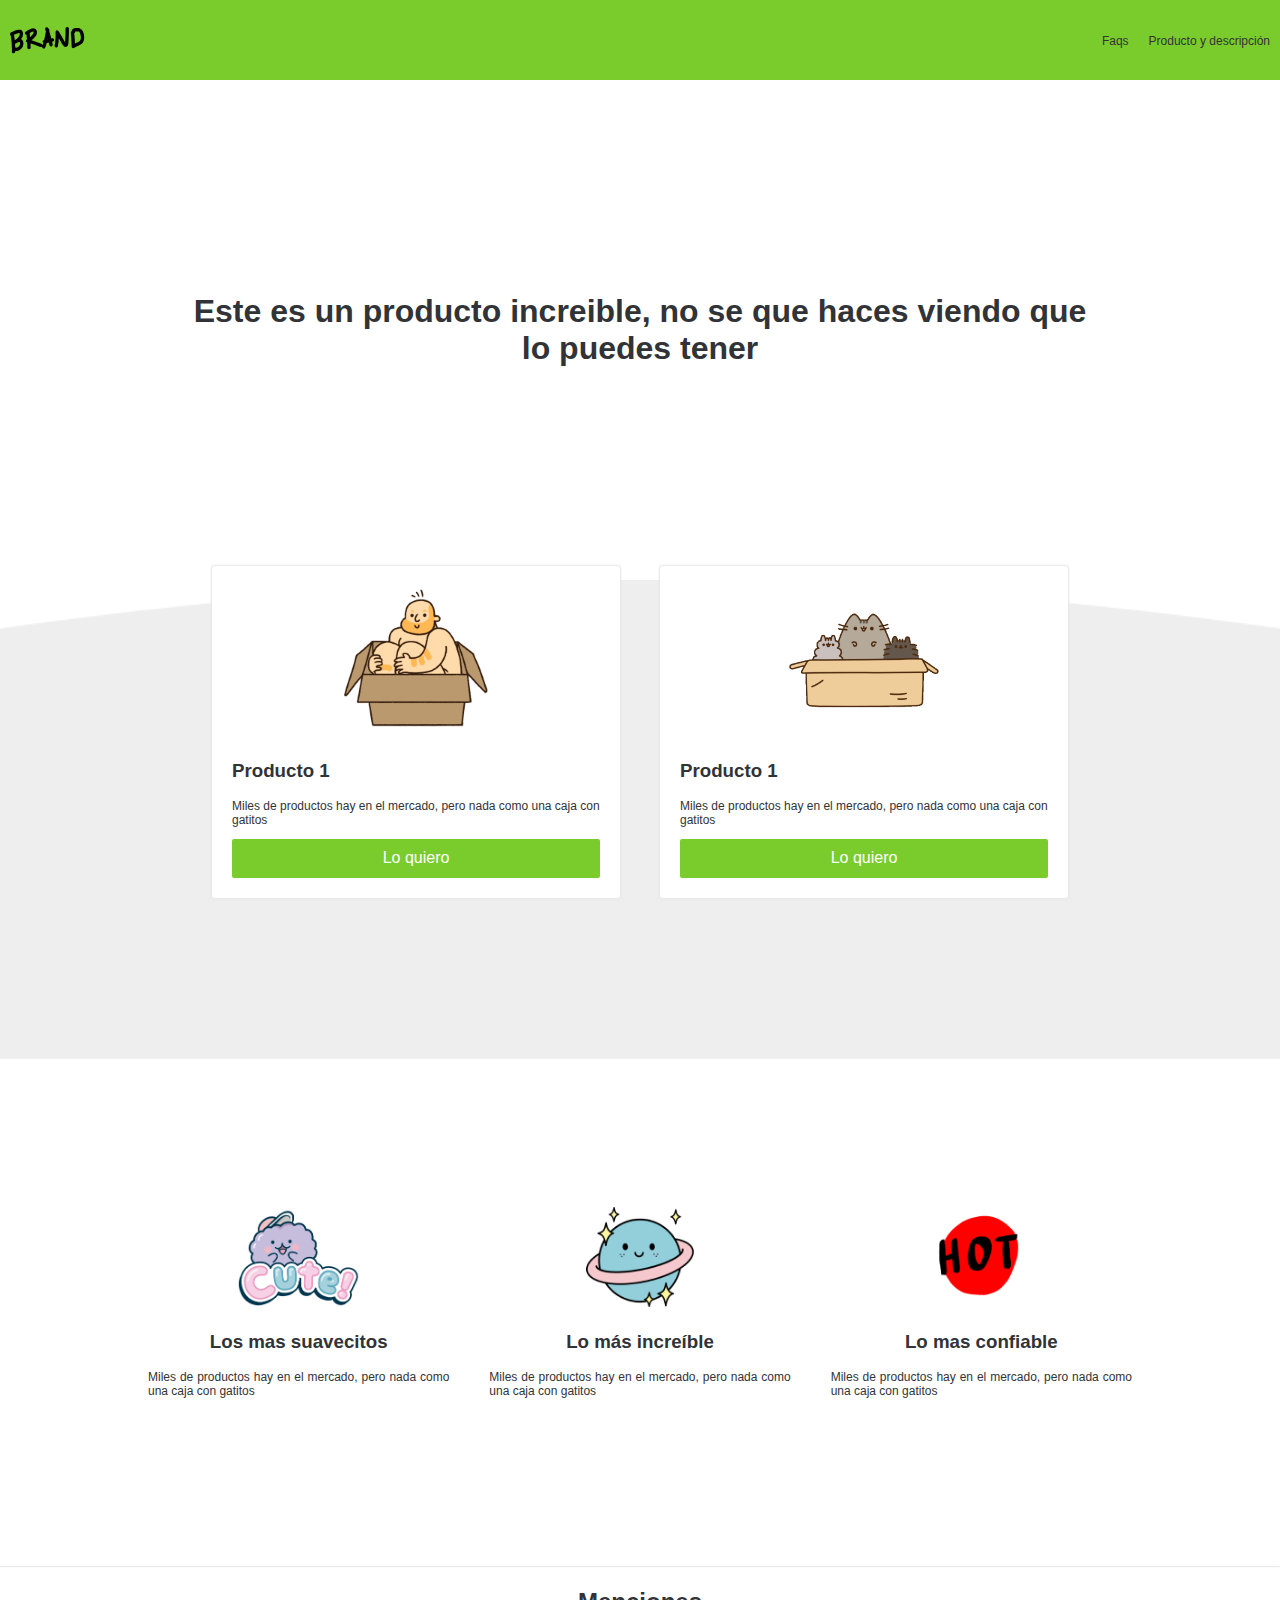
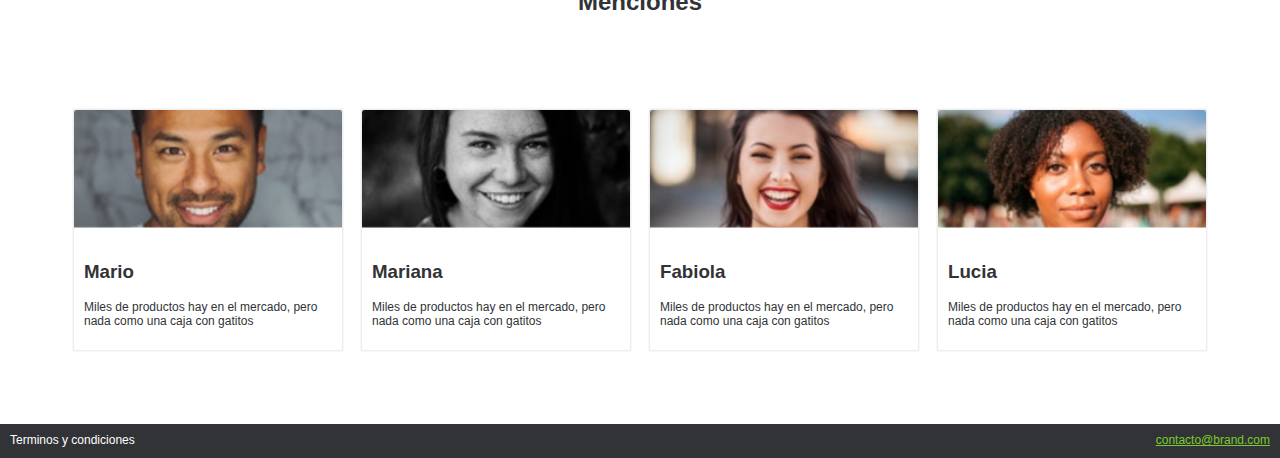
<file: index.html>
<!DOCTYPE html>
<html lang="en">
  <head>
    <meta charset="utf-8">
    <meta name="description" content="Este es un sitio de producto genial">
    <link rel="stylesheet" href="css/normalize.css">
    <link rel="stylesheet" href="css/animation.css">
    <link rel="stylesheet" href="css/estilos.css">
    <link rel="stylesheet" href="css/mobile.css">
    <meta name="viewport" content="width=device-width, initial-scale=1">
    <title>BRAND📦</title>

  </head> <!-- Cierra head -->
  <body>
    <nav class="fadeInDown">
      <img src="images/logo.png" alt="">
      <ul>
        <li>
          <a href="#">Faqs</a></li>
        <li>
          <a href="producto.html">Producto y descripción</a></li>
      </ul>
    </nav>
    <h1 class="main_section fadeIn">
      Este es un producto increible, no se que haces viendo que lo puedes tener
    </h1>
    <!-- Inicio productos -->
    <div class="products">
      <div class="product fadeInUp">
        <div class="content">
          <div class="image-product">
            <img src="images/box1.png" alt="">
          </div>
          <h3>Producto 1</h3>
          <p>Miles de productos hay en el mercado, pero nada como una caja con gatitos</p>
          <a href="venta.html">
            <button class="main_btn">
              Lo quiero
            </button>
          </a>
        </div>
      </div>
      <div class="product fadeInUp">
        <div class="content">
          <div class="image-product">
            <img src="images/box2.png" alt="">
          </div>
          <h3>Producto 1</h3>
          <p>Miles de productos hay en el mercado, pero nada como una caja con gatitos</p>
          <a href="venta.html">
            <button class="main_btn">
              Lo quiero
            </button>
          </a>
        </div>
      </div>
    </div>
    <!-- Fin productos -->
    <!-- Inicia beneficios -->
    <div class="beneficios">
      <div class="beneficio">
        <div class="content_beneficio">
          <img src="images/b1.png" alt="">
          <h3>Los mas suavecitos</h3>
          <p class="text_beneficio">
            Miles de productos hay en el mercado, pero nada como una caja con gatitos
          </p>
        </div>
      </div>
      <div class="beneficio">
        <div class="content_beneficio">
          <img src="images/b2.png" alt="">
          <h3>Lo más increíble</h3>
          <p class="text_beneficio">
            Miles de productos hay en el mercado, pero nada como una caja con gatitos
          </p>
        </div>
      </div>
      <div class="beneficio">
        <div class="content_beneficio">
          <img src="images/b3.png" alt="">
          <h3>Lo mas confiable</h3>
          <p class="text_beneficio">
            Miles de productos hay en el mercado, pero nada como una caja con gatitos
          </p>
        </div>
      </div>
    </div>
    <!-- Fin beneficios -->
    <hr>
    <!-- Inicia menciones -->
    <h2 class="mention_title">Menciones</h2>
    <div class="mentions">
      <div class="mention">
        <div class="content_mention">
          <img src="images/p1.png" alt="">
          <div class="text">
            <h3>Mario</h3>
            <p>Miles de productos hay en el mercado, pero nada como una caja con gatitos</p>
          </div>
        </div>
      </div>
      <div class="mention">
        <div class="content_mention">
          <img src="images/p2.png" alt="">
          <div class="text">
            <h3>Mariana</h3>
            <p>Miles de productos hay en el mercado, pero nada como una caja con gatitos</p>
          </div>
        </div>
      </div>
      <div class="mention">
        <div class="content_mention">
          <img src="images/p3.png" alt="">
          <div class="text">
            <h3>Fabiola</h3>
            <p>Miles de productos hay en el mercado, pero nada como una caja con gatitos</p>
          </div>
        </div>
      </div>
      <div class="mention">
        <div class="content_mention">
          <img src="images/p4.png" alt="">
          <div class="text">
            <h3>Lucia</h3>
            <p>Miles de productos hay en el mercado, pero nada como una caja con gatitos</p>
          </div>
        </div>
      </div>
    </div>
    <!-- Fin de menciones -->
    <!-- Inicio de footer -->
    <footer>
      <div class="option">Terminos y condiciones</div>
      <div class="option contact"><a href="mailto:contacto@brand.com">contacto@brand.com</a> </div>
    </footer>
    <!-- Fin de Footer -->

    <!-- Script -->
    <script src="scripts/script.js"></script>
  </body> <!-- Cierra body -->
</html> <!-- Cierra html -->
</file>
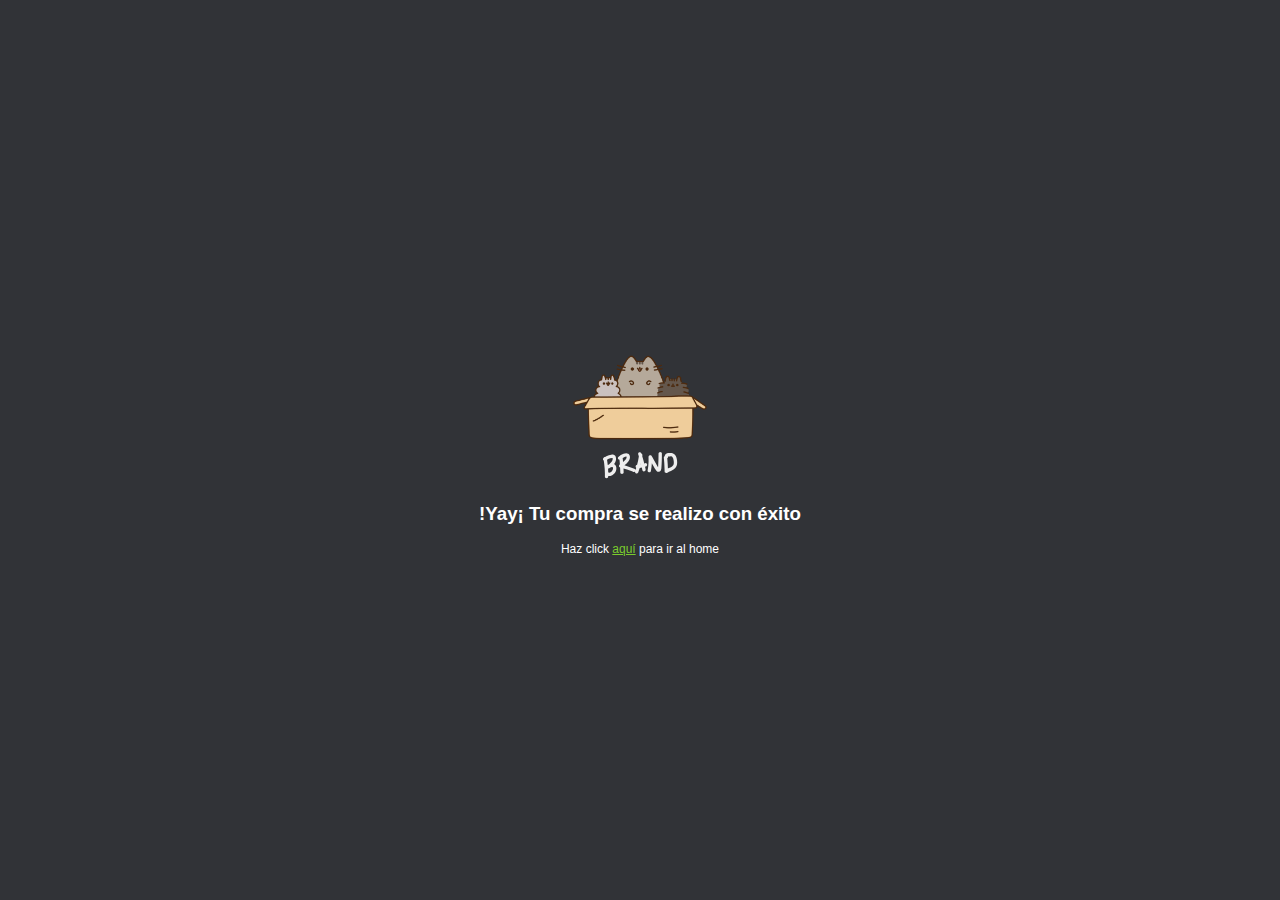
<file: exito.html>
<!DOCTYPE html>
<html lang="es" dir="ltr">
  <head>
    <meta charset="utf-8">
    <title>Exito</title>
    <link rel="stylesheet" href="css/normalize.css">
    <link rel="stylesheet" href="css/estilos.css">
    <link rel="stylesheet" href="css/animation.css">
    <link rel="stylesheet" href="css/paypal.css">
    <meta name="viewport" content="width=device-width, initial-scale=1">
  </head>
  <body>
    <div class="content_paypal">
      <img src="images/box_brand.png" alt="">
      <h3>!Yay¡ Tu compra se realizo con éxito</h3>
      <p>Haz click <a href="index.html">aquí</a> para ir al home</p>
    </div>
  </body>
</html>
</file>
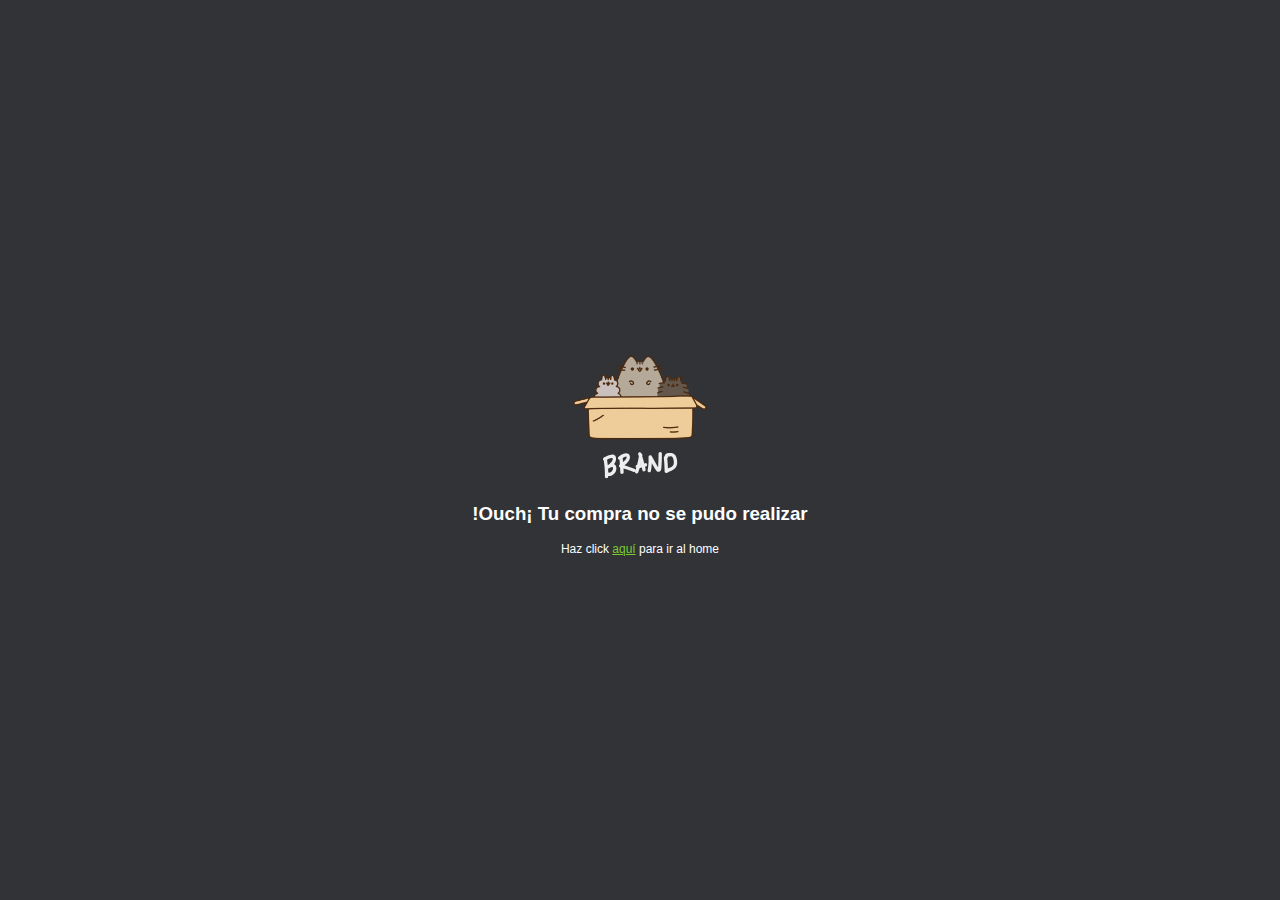
<file: falla.html>
<!DOCTYPE html>
<html lang="es" dir="ltr">
  <head>
    <meta charset="utf-8">
    <title>Exito</title>
    <link rel="stylesheet" href="css/normalize.css">
    <link rel="stylesheet" href="css/estilos.css">
    <link rel="stylesheet" href="css/animation.css">
    <link rel="stylesheet" href="css/paypal.css">

    <meta name="viewport" content="width=device-width, initial-scale=1">
  </head>
  <body>
    <div class="content_paypal">
      <img src="images/box_brand.png" alt="">
      <h3>!Ouch¡ Tu compra no se pudo realizar</h3>
      <p>Haz click <a href="index.html">aquí</a> para ir al home</p>
    </div>
  </body>
</html>
</file>
<file: css/animation.css>
.fadeIn{
  animation-duration: 4s;
  -webkit-animation-duration: 4s;
  animation-fill-mode: both;
  -webkit-animation-fill-mode:both;
  animation-name: fadeIn;
  -weokit-animation-name: fadeIn;

}
@keyframes fadeIn {
  from{
    opacity: 0;
  }
  to{
    opacity: 1;
  }
}

.fadeInDown{
  animation-duration: 1s;
  -webkit-animation-duration: 1s;
  animation-fill-mode: both;
  -webkit-animation-fill-mode:both;
  animation-name: fadeInDown;
  -weokit-animation-name: fadeInDown;

}
@keyframes fadeInDown{
  from{
    opacity: 0;
    transform: translate3d( 0,-100%,0);
    -webkit-transform: translate3d( 0,-100%,0);
  }
  to{
    opacity: 1;
    transform: translate3d( 0,0,0);
    -webkit-transform: translate3d( 0,0,0);
  }
}

.fadeInUp{
  animation-duration: 1s;
  -webkit-animation-duration: 1s;
  animation-fill-mode: both;
  -webkit-animation-fill-mode:both;
  animation-name: fadeInUp;
  -weokit-animation-name: fadeInUp;

}
@keyframes fadeInUp{
  from{
    opacity: 0;
    transform: translate3d( 0,100%,0);
    -webkit-transform: translate3d( 0,100%,0);
  }
  to{
    opacity: 1;
    transform: translate3d( 0,0,0);
    -webkit-transform: translate3d( 0,0,0);
  }
}
</file>
<file: css/estilos.css>
/*
#  ·················
#  ··_______________
#  ·/·___/·___/·___/
#  /·/__(__··|__··)·
#  \___/____/____/··
#  ·················
*/

/*------ Variables */
:root{
  /*------ Colores */
  --green-color: #7ACC2D;
  --black-color: #313337;
  --white-color: white;
  /*------ Tipografía */
  --normal:12px;
  /*------ Espaciado */
  --space:10px;
  --space-2:20px;
  /*------ Box shadow*/
 --box:0px 0 2px 1px #e6e5e9;
}

/* -------------------------------------------  */
html, body{
  margin:0;
  padding: 0;
  font-family: helvetica;
  color: var(--black-color);
}

p, label{
  font-size: var(--normal);
}

nav{
  display: flex;
  justify-content: space-between;
  align-items: center;
  width: 100%;
  padding: var(--space);
  min-height: 60px;
  background-color: var(--green-color);
}

nav a{
  text-decoration: none;
  color: var(--black-color);
  font-size: var(--normal);
}

nav a:hover{
  color: var(--white-color);
}

nav ul {
  display: flex;
}

nav ul li{
  padding-right: 20px;
  list-style: none;
}

hr{
  opacity: .2;
}

/* ------------------------------------------- MAIN SECTION */

.main_section{
  text-align: center;
  padding: 15%;
}

/* -------------------------------------------  PRODUCTOS */

.products{
  background-image: url("../images/curve.png");
  padding: 15%;
  background-position: center top;
  background-repeat: no-repeat;
  display: flex;
  height: 95px;
  background-size: cover;

}

.product{
  padding: 20px;
  margin-top: -226px;
}

.image-product{
  text-align: center;
}

.content{
  padding: 20px;
  background: var(--white-color);
  border-radius: 3px;
  box-shadow: 0px 0 2px 1px #e6e5e9;
}

.main_btn{
  padding: var(--space);
  background-color: var(--green-color);
  width: 100%;
  border: 0px;
  border-radius: 2px;
  cursor: pointer;
  color: var(--white-color);
}
.main_btn:hover{
  background-color: #63a426;
}

/* Beneficios */
.beneficios{
  padding: 10%;
  display: flex;
}

.beneficio{
  text-align: center;
  padding: 20px;
}

.beneficio img{
  max-height: 100px
}

.text_beneficio{
  text-align: justify;
}

/* Mentions */
.mentions{
  display: flex;
  padding: 5%;
}
.mention img{
  width: 100%;
}
h2.mention_title{
  text-align: center;
}
.mention{
  padding: var(--space);
}
.content_mention{
  box-shadow: 0px 0 2px 1px #e6e5e9;
}
.mention .text{
  padding: var(--space);
}
/*-------------------------------------------- Venta*/

.modulo_pago{
  background-color: var(--white-color);
  box-shadow: var(--box);
  padding: 10px;
}
.modulo_pago_image{
  max-width: 150px;
  width: 100%;
  margin: auto;
}
.data{
  margin-top: var(--space);
  width: 100%;
  height: 35px;
  border-radius: 2px;
  border: 1px solid;
  box-sizing: border-box;
}
.modulo_pago .main_btn{
  margin-top: 10px;
}
/* ------------------------------------------- Footer */
footer{
  display: flex;
  justify-content: space-between;
  font-size: var(--normal);
  background-color: var(--black-color);
  padding: var(--space);
  color: var(--white-color);
}
.contact a{
  color: var(--green-color);
}
</file>
<file: css/mobile.css>
@media screen and (max-width: 767px) {

  .main_section{
    padding: 5%;
  }
  .products{
    display: block;
    height: auto;
    padding: 5%;
  }
  .product{
    margin-top: auto;
  }
  .beneficios{
    display: initial;
  }
  .mentions{
    display: initial;
  }
  .container{
    display: block;
  }
  nav a{
    font-size: .83em;
  }
}
</file>
<file: css/paypal.css>
body{
  background-color: var(--black-color);
  text-align: center;
  color: var(--white-color);
  display: flex;
  justify-content: center;
  align-items: center;
  height: 100vh;
}
.content_paypal a{
  color: var(--green-color);
}
</file>
